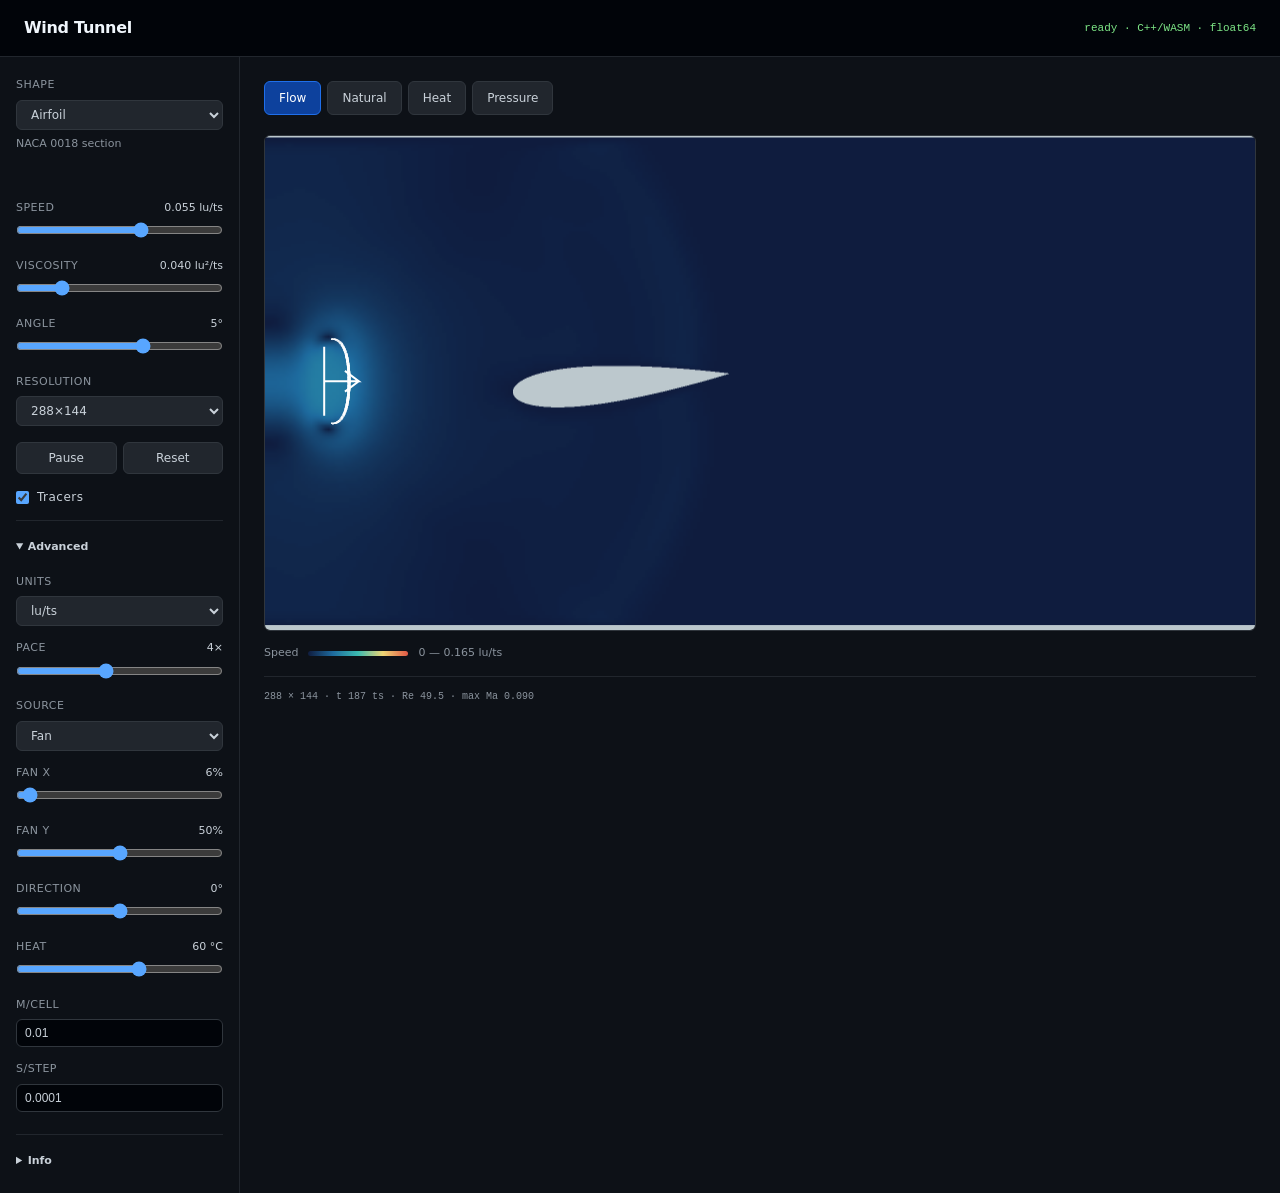
<file: index.html>
<!doctype html>
<html lang="en">
<head><meta charset="utf-8"><meta name="viewport" content="width=device-width, initial-scale=1"><title>Wind Tunnel · CFD</title><link rel="stylesheet" href="./style.css"></head>
<body>
<header><h1>Wind Tunnel</h1><span id="status" role="status">init</span></header>
<main>
<aside aria-label="Simulation controls">
<label for="shape">Shape</label><select id="shape"><option value="airfoil">Airfoil</option><option value="venturi">Venturi</option><option value="coanda">Coandă</option><option value="cylinder">Cylinder</option><option value="plate">Plate</option><option value="empty">Empty</option></select>
<p id="experiment"></p>
<label for="speed">Speed <output id="speedValue"></output></label><input id="speed" type="range" min="0" max="0.09" step="0.001" value="0.055">
<label for="viscosity">Viscosity <output id="viscosityValue"></output></label><input id="viscosity" type="range" min="0.02" max="0.12" step="0.005" value="0.04">
<label for="angle">Angle <output id="angleValue"></output></label><input id="angle" type="range" min="-20" max="20" step="1" value="5">
<label for="quality">Resolution</label><select id="quality"><option value="192">192×96</option><option value="288" selected>288×144</option><option value="384">384×192</option><option value="576">576×288</option></select>
<div class="buttons"><button id="pause" aria-pressed="false">Pause</button><button id="reset">Reset</button></div>
<label class="check"><input id="tracers" type="checkbox" checked> Tracers</label>
<details open><summary>Advanced</summary>
<label for="units">Units</label><select id="units"><option value="lattice">lu/ts</option><option value="kmh">km/h</option></select>
<label for="playback">Pace <output id="playbackValue">4×</output></label><input id="playback" type="range" min="1" max="8" step="1" value="4">
<label for="source">Source</label><select id="source"><option value="fan" selected>Fan</option><option value="tunnel">Inlet</option></select>
<label for="fanX">Fan X <output id="fanXValue"></output></label><input id="fanX" type="range" min="0.03" max="0.97" step="0.01" value="0.06">
<label for="fanY">Fan Y <output id="fanYValue"></output></label><input id="fanY" type="range" min="0.08" max="0.92" step="0.01" value="0.5">
<label for="direction">Direction <output id="directionValue"></output></label><input id="direction" type="range" min="-180" max="180" step="1" value="0">
<label for="heat">Heat <output id="heatValue"></output></label><input id="heat" type="range" min="0" max="100" step="5" value="60">
<label for="metres">m/cell</label><input id="metres" type="number" min="0.000001" max="1000" step="any" value="0.01">
<label for="seconds">s/step</label><input id="seconds" type="number" min="0.000001" max="1000" step="any" value="0.0001">
<p id="scaleNote" class="muted"></p>
</details>
<details><summary>Info</summary>
<p class="muted">D2Q9 LBM solver in C++/WASM. Float64. Worker thread. No buoyancy.</p></details>
</aside>
<section class="workspace" aria-label="Wind tunnel">
<nav aria-label="Field view"><button data-view="flow" aria-pressed="true">Flow</button><button data-view="natural" aria-pressed="false">Natural</button><button data-view="temperature" aria-pressed="false">Heat</button><button data-view="pressure" aria-pressed="false">Pressure</button></nav>
<div class="tunnel"><canvas id="canvas" tabindex="0" aria-label="2D fluid field" aria-describedby="probe">Canvas required</canvas></div>
<div class="legend"><span id="legendLabel"></span><span id="legendBar"></span><span id="legendRange"></span></div>
<div class="readouts"><span id="metrics">init</span><output id="probe"></output></div>
<p class="muted" id="viewNote"></p>
</section>
</main><script type="module" src="./src/main.js"></script>
</body></html>
</file>
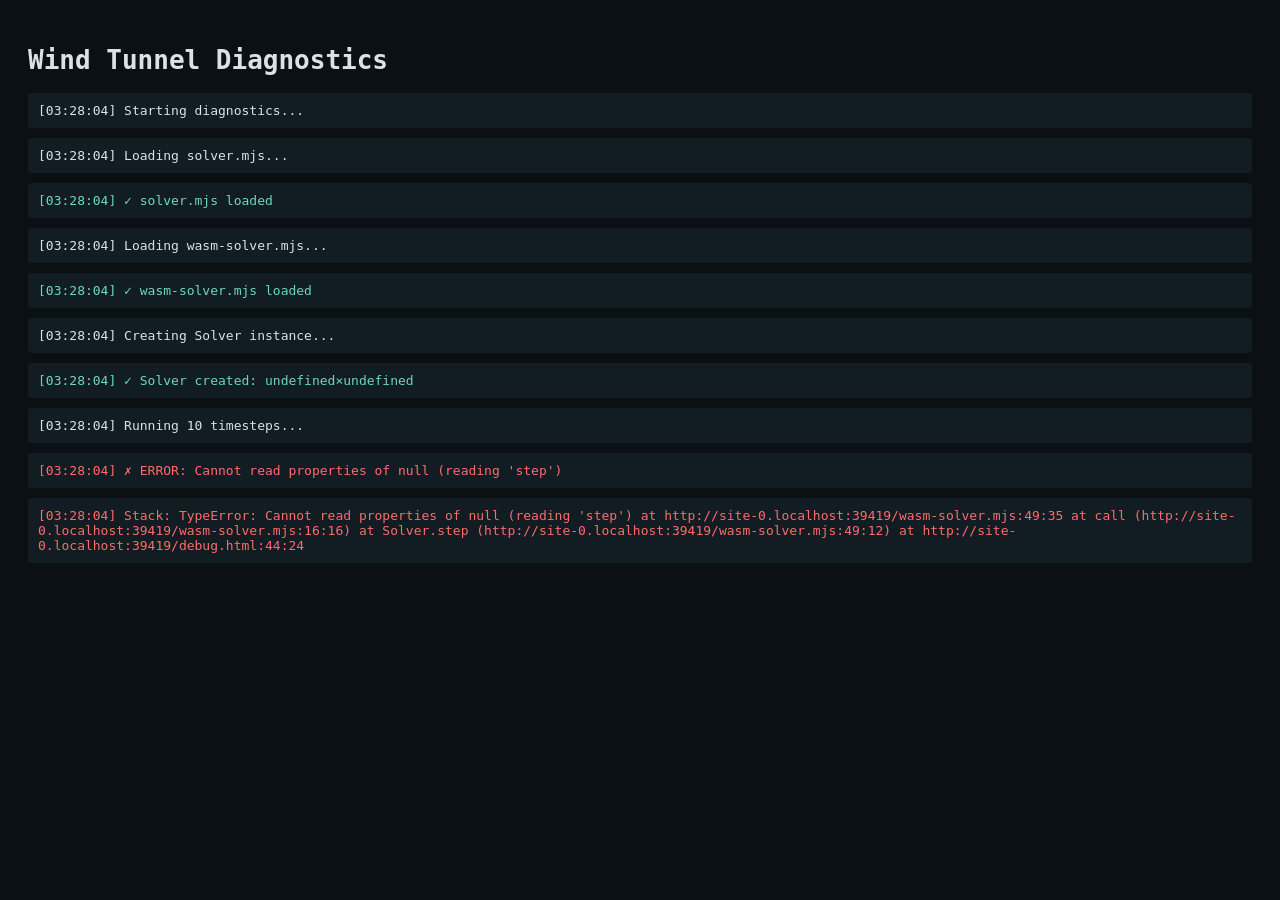
<file: debug.html>
<!DOCTYPE html>
<html>
<head>
    <meta charset="utf-8">
    <title>Wind Tunnel Debug</title>
    <style>
        body { font-family: monospace; padding: 20px; background: #0b1014; color: #d9e3e7; }
        .log { background: #121c23; padding: 10px; margin: 10px 0; border-radius: 4px; }
        .error { color: #ff6b6b; }
        .success { color: #6dd8c0; }
        .warning { color: #ffd43b; }
    </style>
</head>
<body>
    <h1>Wind Tunnel Diagnostics</h1>
    <div id="output"></div>
    <script type="module">
        const log = (msg, type = 'log') => {
            const div = document.createElement('div');
            div.className = `log ${type}`;
            div.textContent = `[${new Date().toISOString().substr(11,8)}] ${msg}`;
            document.getElementById('output').appendChild(div);
            console.log(msg);
        };

        log('Starting diagnostics...', 'log');

        try {
            log('Loading solver.mjs...', 'log');
            const { speedToKmh, bodyAt } = await import('./solver.mjs');
            log('✓ solver.mjs loaded', 'success');

            log('Loading wasm-solver.mjs...', 'log');
            const wasmModule = await import('./wasm-solver.mjs');
            log('✓ wasm-solver.mjs loaded', 'success');

            log('Creating Solver instance...', 'log');
            const { Solver } = wasmModule;
            const solver = new Solver({ width: 192, shape: 'airfoil', speed: 0.035, viscosity: 0.04, angle: 5, heat: 60, source: 'tunnel', fanX: 0.06, fanY: 0.5, direction: 0 });
            log(`✓ Solver created: ${solver.width}×${solver.height}`, 'success');

            log('Running 10 timesteps...', 'log');
            for (let i = 0; i < 10; i++) {
                solver.step();
            }
            log(`✓ Simulation running: ${solver.steps} timesteps`, 'success');

            const snapshot = solver.snapshot();
            log(`✓ Snapshot: ${snapshot.fields.length} values, max speed ${snapshot.maxSpeed.toFixed(4)}`, 'success');

            solver.dispose();
            log('✓ All systems operational!', 'success');
            log('', 'log');
            log('The app should work. If canvas is blank, check browser console for errors.', 'warning');

        } catch (error) {
            log(`✗ ERROR: ${error.message}`, 'error');
            log(`Stack: ${error.stack}`, 'error');
        }
    </script>
</body>
</html>
</file>
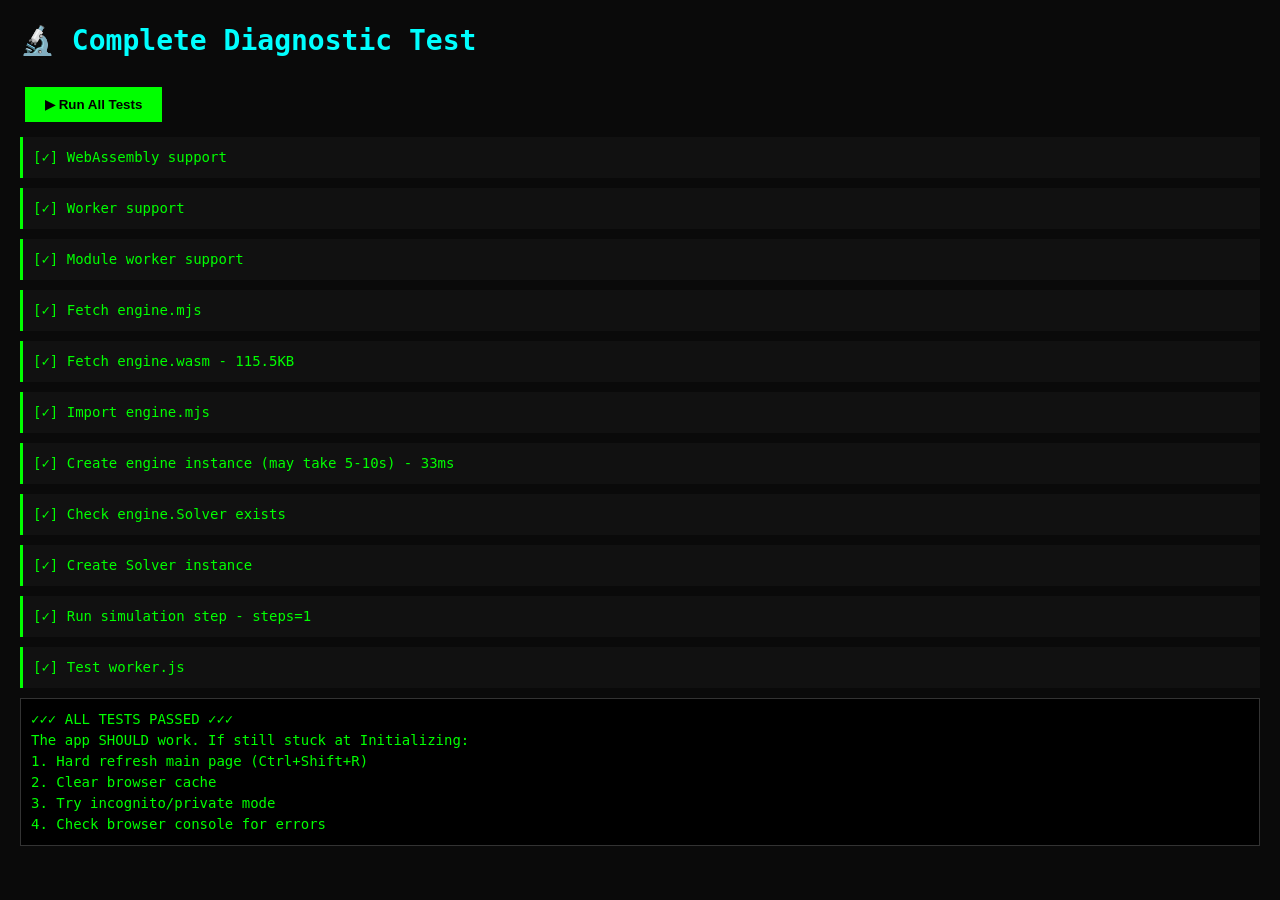
<file: diagnostic.html>
<!DOCTYPE html>
<html><head><meta charset="utf-8"><title>Full Diagnostic</title>
<style>*{margin:0;padding:0;box-sizing:border-box}
body{font:14px/1.5 monospace;padding:20px;background:#0a0a0a;color:#0f0}
h1{margin-bottom:20px;color:#0ff}
.test{background:#111;border-left:3px solid #0f0;padding:10px;margin:10px 0}
.test.fail{border-color:#f00;color:#f00}
.test.wait{border-color:#ff0;color:#ff0}
button{background:#0f0;color:#000;border:0;padding:10px 20px;margin:5px;cursor:pointer;font-weight:bold}
#log{background:#000;padding:10px;margin:10px 0;max-height:400px;overflow-y:auto;border:1px solid #333}</style>
</head><body>
<h1>🔬 Complete Diagnostic Test</h1>
<button onclick="runAll()">▶ Run All Tests</button>
<div id="tests"></div>
<div id="log"></div>
<script type="module">
const tests=document.getElementById('tests');
const logEl=document.getElementById('log');
const log=s=>{logEl.innerHTML+='<div>'+s+'</div>';console.log(s)};
const addTest=(name,status='wait')=>{
  const d=document.createElement('div');d.className='test '+status;d.id='test-'+tests.children.length;
  d.textContent='['+status.toUpperCase()+'] '+name;tests.appendChild(d);return d;
};
const pass=(d,msg)=>{d.className='test';d.textContent='[✓] '+d.textContent.split('] ')[1]+(msg?' - '+msg:'');};
const fail=(d,msg)=>{d.className='test fail';d.textContent='[✗] '+d.textContent.split('] ')[1]+' - '+msg;};

window.runAll=async()=>{
  tests.innerHTML='';logEl.innerHTML='';
  
  let t=addTest('WebAssembly support');
  if(typeof WebAssembly==='undefined'){fail(t,'Not supported');return;}
  pass(t);
  
  t=addTest('Worker support');
  if(typeof Worker==='undefined'){fail(t,'Not supported');return;}
  pass(t);
  
  t=addTest('Module worker support');
  try{const w=new Worker(new URL('./test-worker-simple.js',import.meta.url));w.terminate();pass(t);}
  catch(e){fail(t,e.message);return;}
  
  t=addTest('Fetch engine.mjs');
  try{const r=await fetch('engine.mjs',{method:'HEAD'});if(!r.ok)throw new Error('HTTP '+r.status);pass(t);}
  catch(e){fail(t,e.message);return;}
  
  t=addTest('Fetch engine.wasm');
  try{const r=await fetch('engine.wasm',{method:'HEAD'});if(!r.ok)throw new Error('HTTP '+r.status);
  const size=(r.headers.get('content-length')/1024).toFixed(1)+'KB';pass(t,size);}
  catch(e){fail(t,e.message);return;}
  
  t=addTest('Import engine.mjs');
  let createEngine;
  try{createEngine=(await import('./engine.mjs?t='+Date.now())).default;pass(t);}
  catch(e){fail(t,e.message);log('Stack: '+e.stack);return;}
  
  t=addTest('Create engine instance (may take 5-10s)');
  let engine;
  try{
    const start=Date.now();
    engine=await Promise.race([
      createEngine(),
      new Promise((_,rej)=>setTimeout(()=>rej(new Error('Timeout after 30s')),30000))
    ]);
    pass(t,(Date.now()-start)+'ms');
  }catch(e){fail(t,e.message);return;}
  
  t=addTest('Check engine.Solver exists');
  if(!engine.Solver){fail(t,'Solver not found');return;}
  pass(t);
  
  t=addTest('Create Solver instance');
  let solver;
  try{
    solver=new engine.Solver({width:192,shape:0,source:0,speed:0.035,viscosity:0.04,angle:5,heat:60,fanX:0.06,fanY:0.5,direction:0});
    pass(t);
  }catch(e){fail(t,e.message);return;}
  
  t=addTest('Run simulation step');
  try{solver.step();pass(t,'steps='+solver.steps);}
  catch(e){fail(t,e.message);return;}
  
  t=addTest('Test worker.js');
  try{
    const w=new Worker(new URL('./worker.js',import.meta.url),{type:'module'});
    await new Promise((res,rej)=>{
      const timeout=setTimeout(()=>rej(new Error('Worker timeout after 10s')),10000);
      w.onerror=(e)=>{clearTimeout(timeout);rej(e);};
      w.onmessage=({data})=>{
        if(data.type==='ready'){clearTimeout(timeout);w.terminate();res();}
        else if(data.type==='error'){clearTimeout(timeout);rej(new Error(data.message));}
      };
      w.postMessage({type:'init',id:1,config:{width:192,shape:'airfoil',speed:0.035,viscosity:0.04,angle:5,heat:60,source:'tunnel',fanX:0.06,fanY:0.5,direction:0}});
    });
    pass(t);
  }catch(e){fail(t,e.message);log('Worker failed: '+e.stack);return;}
  
  log('\n✓✓✓ ALL TESTS PASSED ✓✓✓\n');
  log('The app SHOULD work. If still stuck at Initializing:');
  log('1. Hard refresh main page (Ctrl+Shift+R)');
  log('2. Clear browser cache');
  log('3. Try incognito/private mode');
  log('4. Check browser console for errors');
};

setTimeout(runAll,500);
</script></body></html>
</file>
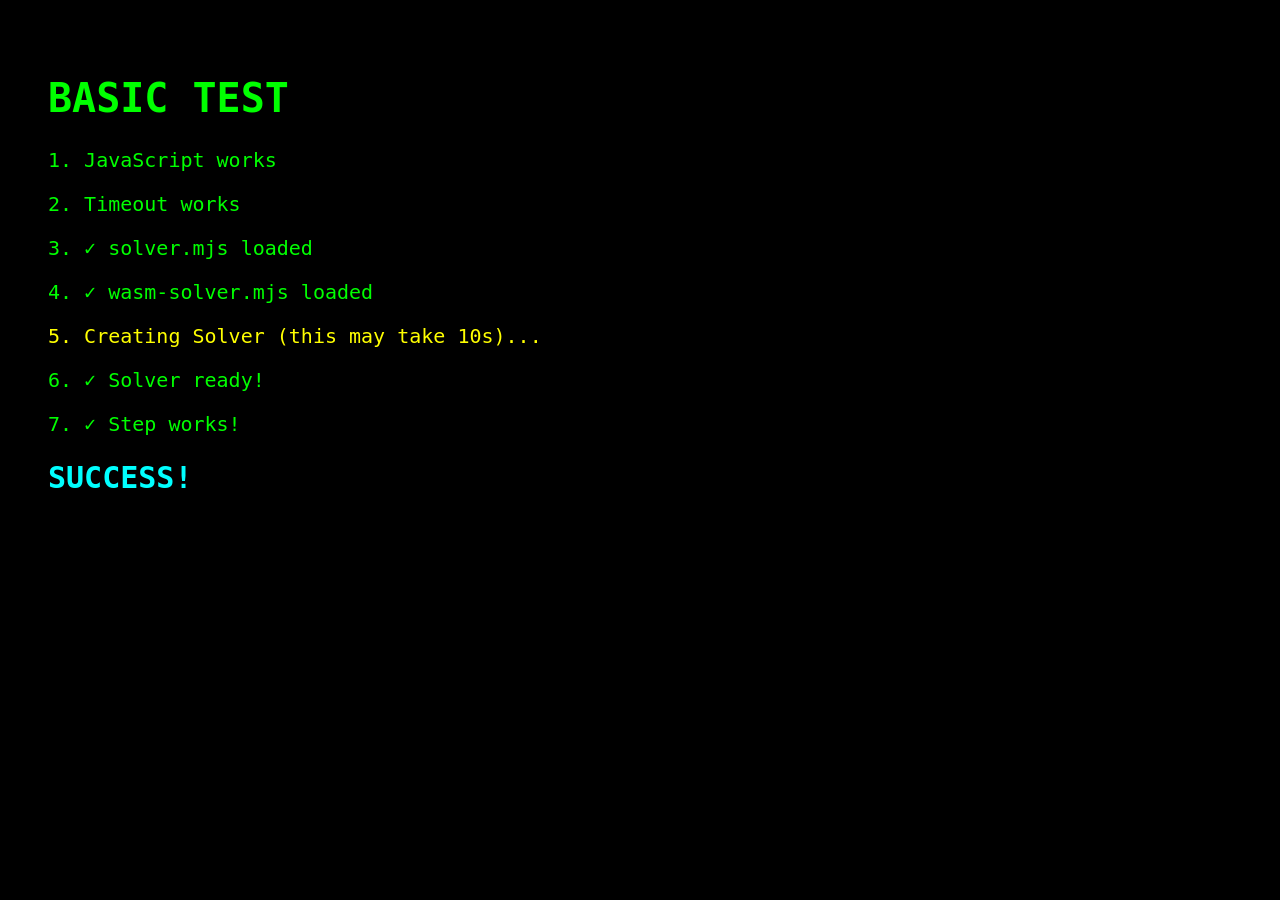
<file: simple-test.html>
<!DOCTYPE html>
<html><head><meta charset="utf-8"><title>Simple Test</title></head>
<body style="background:#000;color:#0f0;font:20px monospace;padding:40px">
<h1>BASIC TEST</h1>
<div id="out">Loading...</div>
<script>
const out=document.getElementById('out');
out.innerHTML='<p>1. JavaScript works</p>';
console.log('1. JavaScript works');

setTimeout(()=>{
  out.innerHTML+='<p>2. Timeout works</p>';
  console.log('2. Timeout works');
  
  import('./solver.mjs').then(()=>{
    out.innerHTML+='<p style="color:#0f0">3. ✓ solver.mjs loaded</p>';
    console.log('3. solver.mjs loaded');
    
    import('./wasm-solver.mjs').then(mod=>{
      out.innerHTML+='<p style="color:#0f0">4. ✓ wasm-solver.mjs loaded</p>';
      console.log('4. wasm-solver.mjs loaded');
      
      out.innerHTML+='<p style="color:#ff0">5. Creating Solver (this may take 10s)...</p>';
      console.log('5. Creating Solver...');
      const s=new mod.Solver({width:192,shape:'airfoil',speed:0.035,viscosity:0.04,angle:5,heat:60,source:'tunnel',fanX:0.06,fanY:0.5,direction:0});
      
      s.ready.then(()=>{
        out.innerHTML+='<p style="color:#0f0">6. ✓ Solver ready!</p>';
        console.log('6. Solver ready!');
        s.step();
        out.innerHTML+='<p style="color:#0f0">7. ✓ Step works!</p>';
        console.log('7. Step works!');
        out.innerHTML+='<h2 style="color:#0ff">SUCCESS!</h2>';
      }).catch(e=>{
        out.innerHTML+='<p style="color:#f00">ERROR in ready: '+e.message+'</p>';
        console.error('ERROR in ready:',e);
      });
      
    }).catch(e=>{
      out.innerHTML+='<p style="color:#f00">ERROR loading wasm-solver: '+e.message+'</p>';
      console.error('ERROR loading wasm-solver:',e);
    });
    
  }).catch(e=>{
    out.innerHTML+='<p style="color:#f00">ERROR loading solver: '+e.message+'</p>';
    console.error('ERROR loading solver:',e);
  });
  
},100);
</script>
</body></html>
</file>
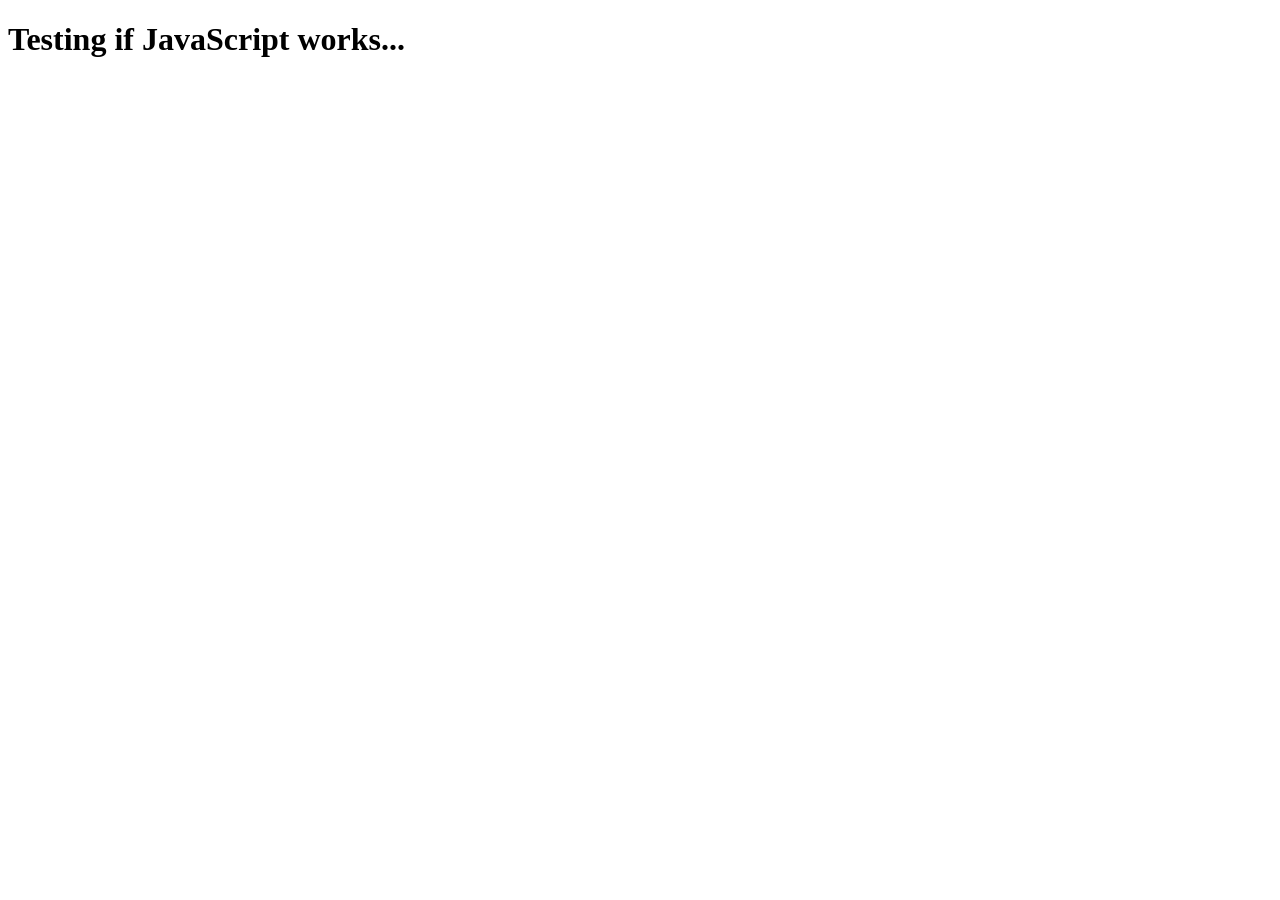
<file: test-console.html>
<!DOCTYPE html>
<html><head><meta charset="utf-8"><title>Console Test</title></head><body>
<h1>Testing if JavaScript works...</h1>
<script type="module">
console.log('1. Main script loaded');
try{
  console.log('2. Importing solver.mjs...');
  const {bodyAt,speedToKmh}=await import('./solver.mjs');
  console.log('3. solver.mjs OK');
  console.log('4. Importing wasm-solver.mjs...');
  const mod=await import('./wasm-solver.mjs');
  console.log('5. wasm-solver.mjs OK');
  console.log('6. Creating Solver...');
  const s=new mod.Solver({width:192,shape:'airfoil',speed:0.035,viscosity:0.04,angle:5,heat:60,source:'tunnel',fanX:0.06,fanY:0.5,direction:0});
  console.log('7. Waiting for ready...');
  await s.ready;
  console.log('8. Solver ready!',s.width,'x',s.height);
  s.step();
  console.log('9. Step OK, steps:',s.steps);
  console.log('SUCCESS - Everything works!');
}catch(e){console.error('ERROR:',e.message,e.stack);}
</script>
</body></html>
</file>
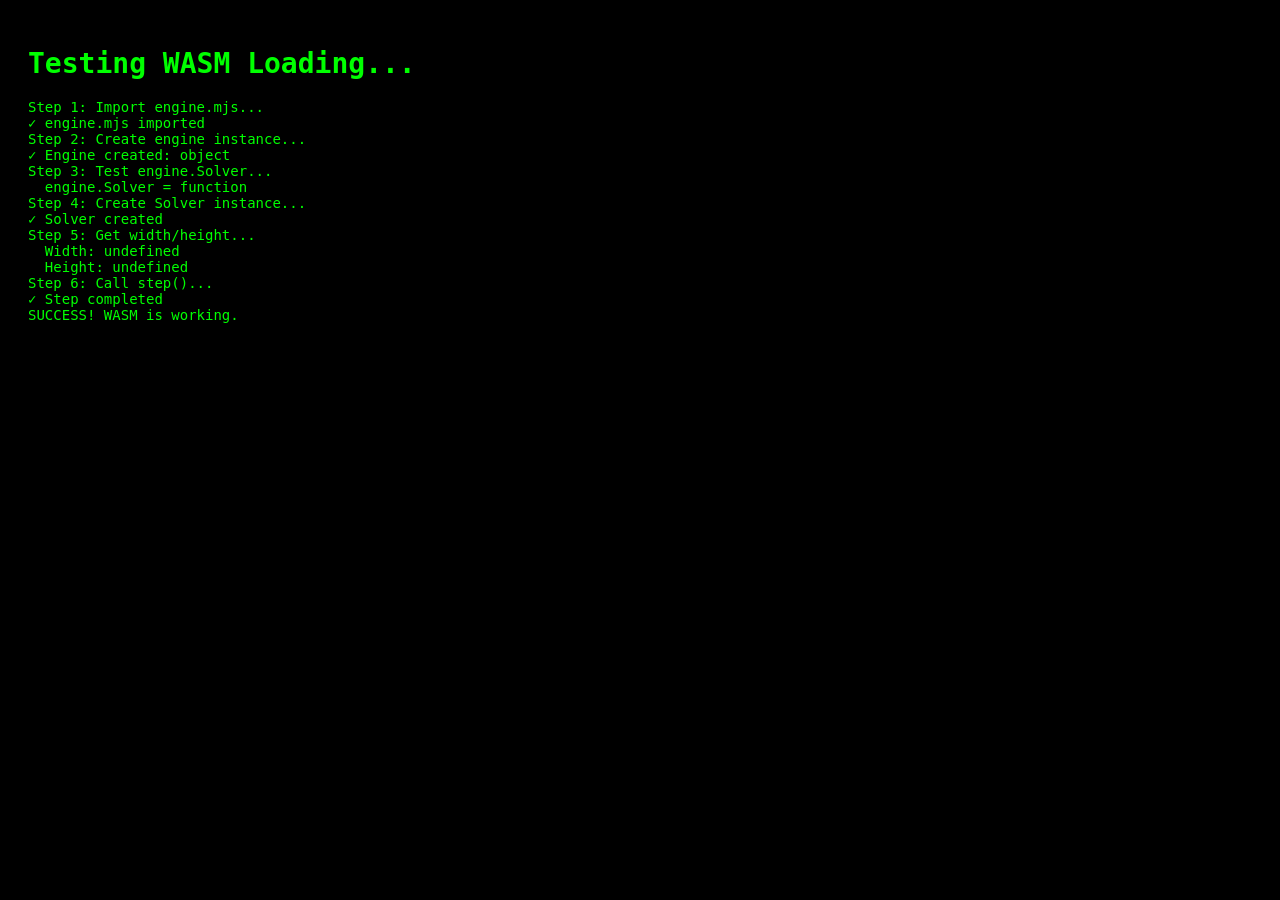
<file: test-wasm.html>
<!DOCTYPE html>
<html><head><meta charset="utf-8"><title>WASM Test</title>
<style>body{font:14px monospace;padding:20px;background:#000;color:#0f0}</style>
</head><body><h1>Testing WASM Loading...</h1><pre id="out"></pre><script type="module">
const log=s=>{document.getElementById('out').textContent+=s+'\n';console.log(s)};
log('Step 1: Import engine.mjs...');
try{
  const createEngine=await import('./engine.mjs');
  log('✓ engine.mjs imported');
  log('Step 2: Create engine instance...');
  const engine=await createEngine.default();
  log('✓ Engine created: '+typeof engine);
  log('Step 3: Test engine.Solver...');
  log('  engine.Solver = '+typeof engine.Solver);
  if(engine.Solver){
    log('Step 4: Create Solver instance...');
    const solver=new engine.Solver({width:192,shape:0,source:0,speed:0.035,viscosity:0.04,angle:5,heat:60,fanX:0.06,fanY:0.5,direction:0});
    log('✓ Solver created');
    log('Step 5: Get width/height...');
    log('  Width: '+solver.width);
    log('  Height: '+solver.height);
    log('Step 6: Call step()...');
    solver.step();
    log('✓ Step completed');
    log('SUCCESS! WASM is working.');
  }else{log('ERROR: engine.Solver not found');}
}catch(e){log('ERROR: '+e.message);log(e.stack);}
</script></body></html>
</file>
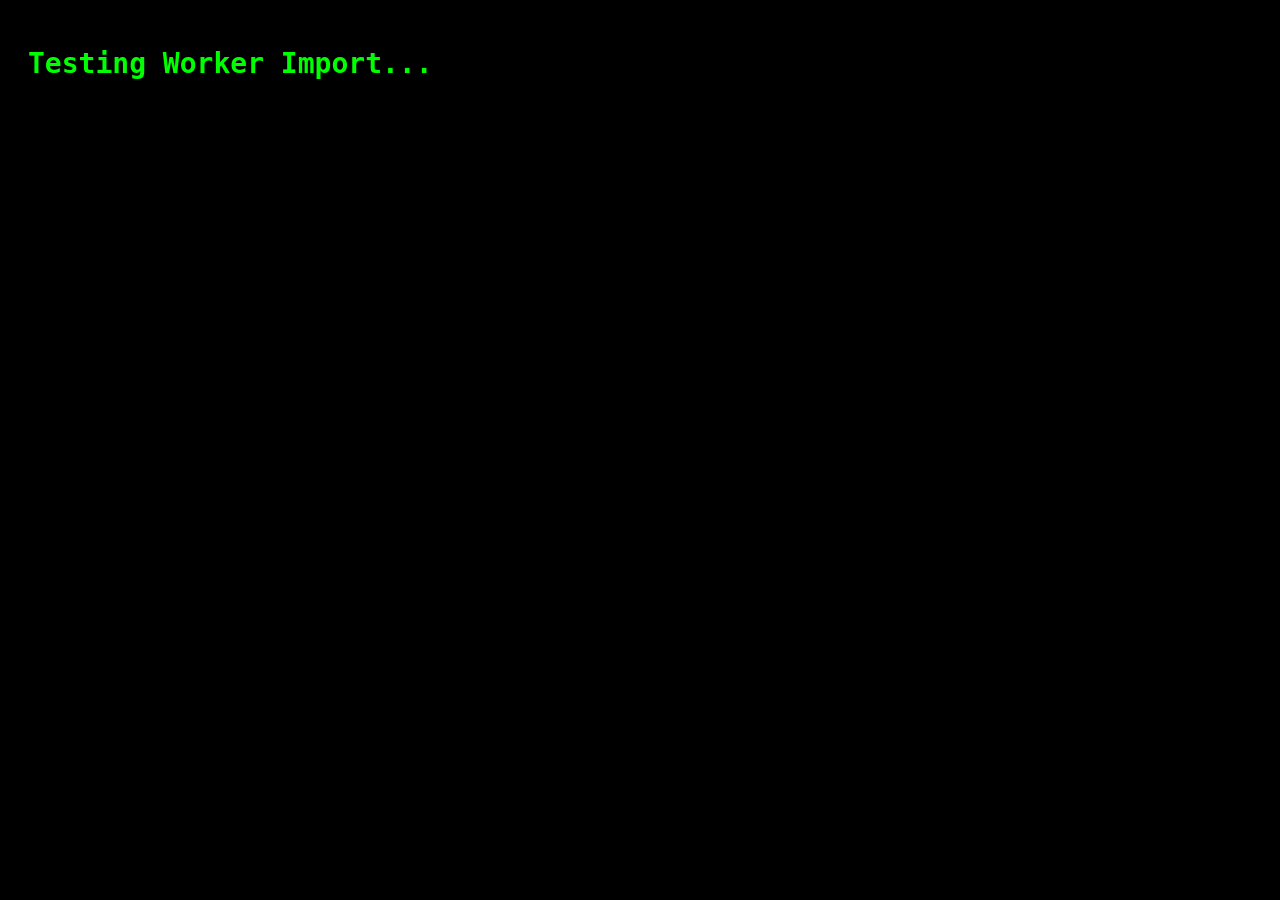
<file: test-worker-import.html>
<!DOCTYPE html>
<html><head><meta charset="utf-8"><title>Worker Import Test</title>
<style>body{font:14px monospace;padding:20px;background:#000;color:#0f0}</style>
</head><body><h1>Testing Worker Import...</h1><pre id="out"></pre><script>
const log=s=>{document.getElementById('out').textContent+=s+'\n';console.log(s)};

log('Test 1: Simple worker (no imports)');
try{
  const w1=new Worker('worker-test-simple.js');
  w1.onmessage=({data})=>{log('✓ Simple worker: '+data.message);w1.terminate();};
  w1.onerror=(e)=>{log('✗ Simple worker error: '+e.message);};
  setTimeout(()=>log('...waiting for simple worker...'),100);
}catch(e){log('✗ Simple worker failed: '+e.message);}

setTimeout(()=>{
  log('\nTest 2: Module worker (with imports)');
  try{
    const w2=new Worker(new URL('./worker.js',import.meta.url),{type:'module'});
    w2.onmessage=({data})=>{log('✓ Worker message: type='+data.type);if(data.type==='ready')w2.terminate();};
    w2.onerror=(e)=>{log('✗ Worker error: '+e.message+' at '+e.filename+':'+e.lineno);};
    setTimeout(()=>{
      log('Sending init to worker...');
      w2.postMessage({type:'init',id:1,config:{width:192,shape:'airfoil',speed:0.035,viscosity:0.04,angle:5,heat:60,source:'tunnel',fanX:0.06,fanY:0.5,direction:0}});
    },1000);
    setTimeout(()=>log('⚠ If stuck here, worker is hanging on WASM load'),5000);
  }catch(e){log('✗ Module worker failed: '+e.message);}
},2000);
</script></body></html>
</file>
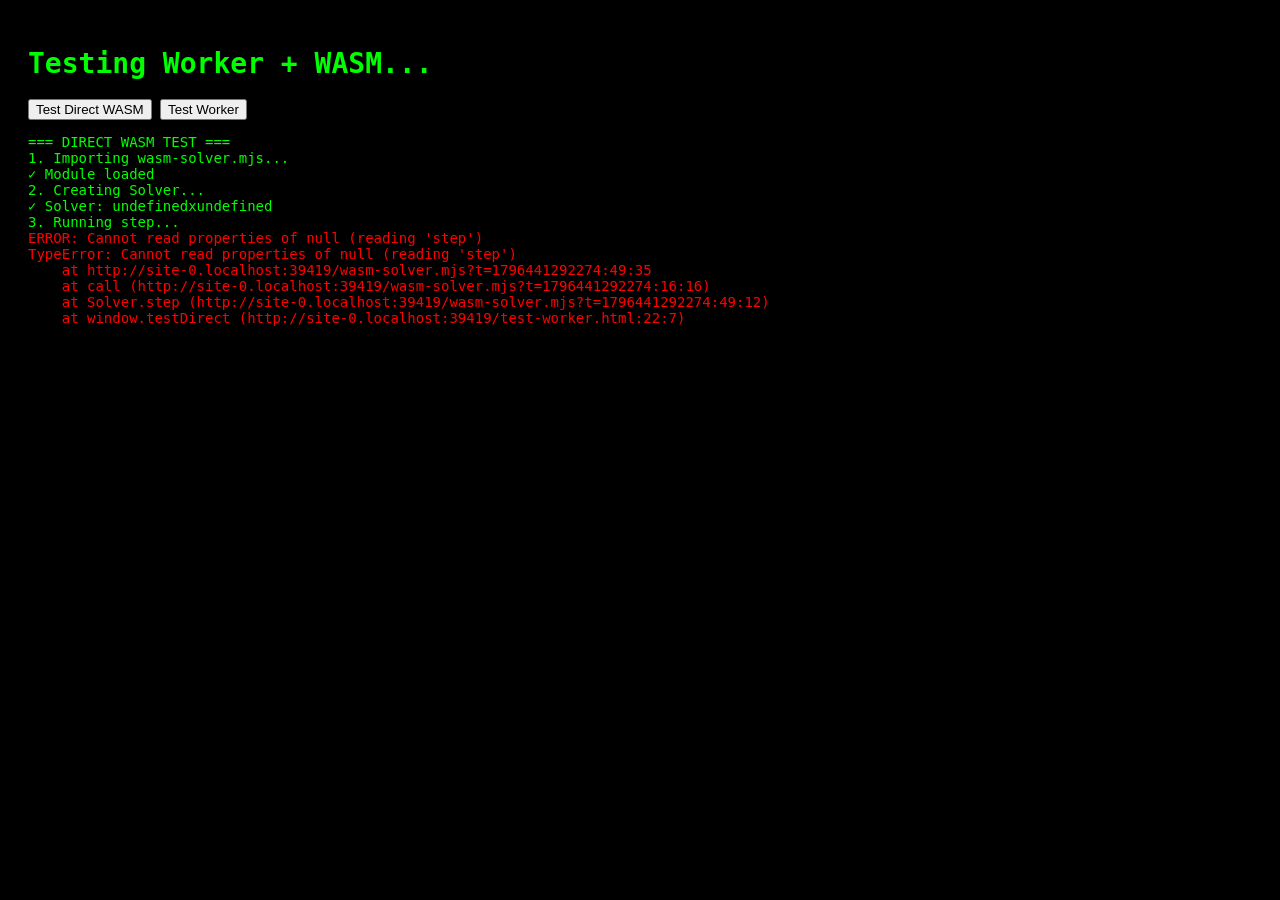
<file: test-worker.html>
<!DOCTYPE html>
<html><head><meta charset="utf-8"><title>Worker Test</title>
<style>body{font:14px monospace;padding:20px;background:#000;color:#0f0}
.error{color:#f00}.warn{color:#ff0}</style>
</head><body><h1>Testing Worker + WASM...</h1>
<button onclick="testDirect()">Test Direct WASM</button>
<button onclick="testWorker()">Test Worker</button>
<pre id="out"></pre><script type="module">
const log=(s,c='')=>{const p=document.createElement('div');p.className=c;p.textContent=s;document.getElementById('out').appendChild(p);console.log(s)};

window.testDirect=async()=>{
  document.getElementById('out').innerHTML='';
  log('=== DIRECT WASM TEST ===');
  try{
    log('1. Importing wasm-solver.mjs...');
    const mod=await import('./wasm-solver.mjs?t='+Date.now());
    log('✓ Module loaded');
    log('2. Creating Solver...');
    const s=new mod.Solver({width:192,shape:'airfoil',speed:0.035,viscosity:0.04,angle:5,heat:60,source:'tunnel',fanX:0.06,fanY:0.5,direction:0});
    log('✓ Solver: '+s.width+'x'+s.height);
    log('3. Running step...');
    s.step();
    log('✓ Steps: '+s.steps);
    log('SUCCESS! Direct WASM works.','');
    s.dispose();
  }catch(e){log('ERROR: '+e.message,'error');log(e.stack,'error');}
};

window.testWorker=()=>{
  document.getElementById('out').innerHTML='';
  log('=== WORKER TEST ===');
  try{
    log('1. Creating Worker...');
    const w=new Worker(new URL('./worker.js',import.meta.url),{type:'module'});
    log('✓ Worker created');
    
    w.onerror=(e)=>{log('Worker error: '+e.message,'error');};
    w.onmessage=({data})=>{
      log('Worker message: '+JSON.stringify(data).substr(0,200));
      if(data.type==='ready'){log('✓ Worker is READY!','');}
      else if(data.type==='error'){log('Worker error: '+data.message,'error');}
      else if(data.type==='frame'){log('✓ Got frame! Steps: '+data.steps,'');}
    };
    
    log('2. Sending init message...');
    w.postMessage({type:'init',id:1,config:{width:192,shape:'airfoil',speed:0.035,viscosity:0.04,angle:5,heat:60,source:'tunnel',fanX:0.06,fanY:0.5,direction:0}});
    log('Waiting for worker response...');
  }catch(e){log('ERROR: '+e.message,'error');log(e.stack,'error');}
};

// Auto-test direct on load
setTimeout(testDirect,100);
</script></body></html>
</file>
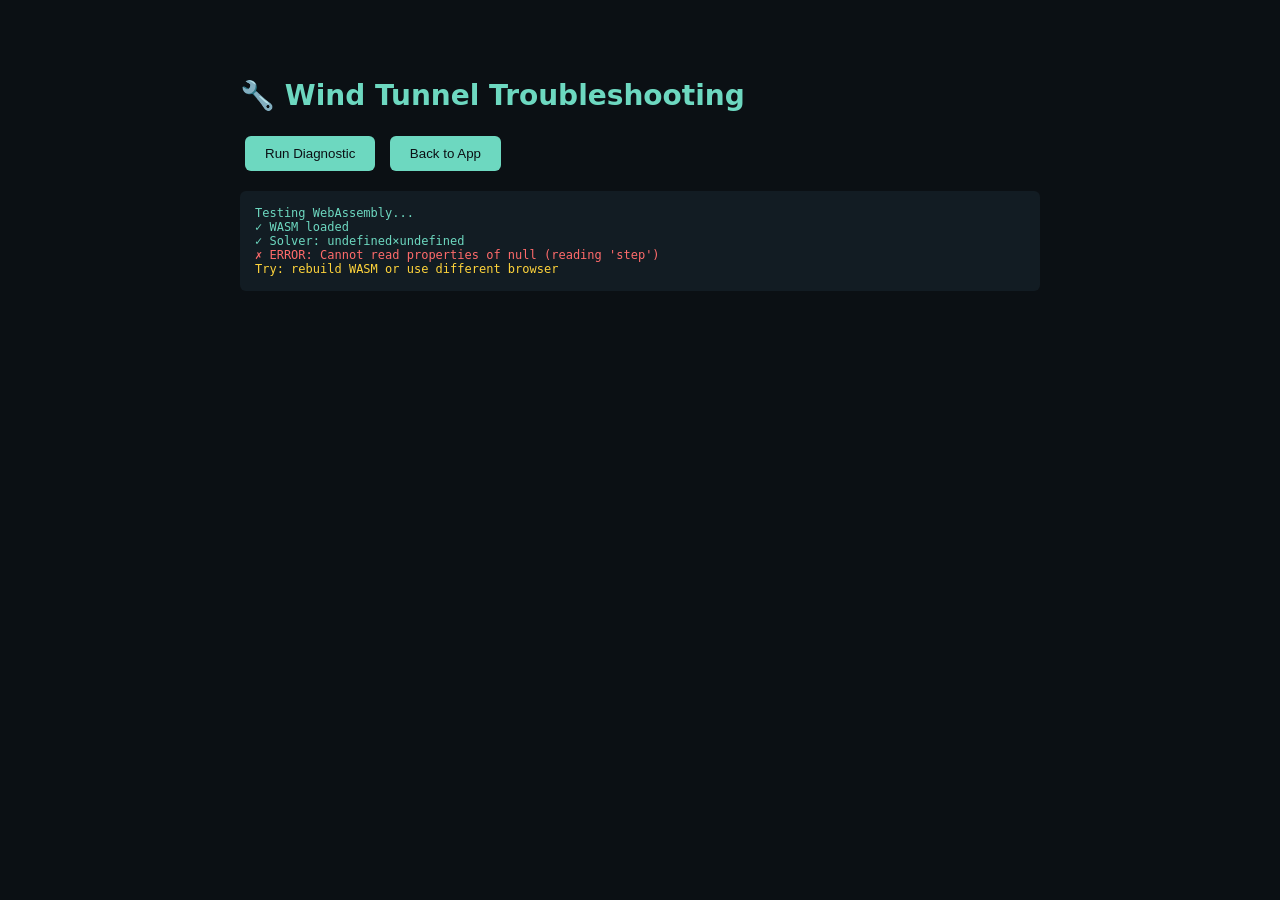
<file: troubleshoot.html>
<!DOCTYPE html>
<html><head><meta charset="utf-8"><title>Troubleshoot</title>
<style>body{font:14px system-ui;max-width:800px;margin:40px auto;padding:20px;background:#0b1014;color:#d9e3e7}
h1{color:#6dd8c0}button{background:#6dd8c0;color:#0b1014;border:0;padding:10px 20px;border-radius:6px;cursor:pointer;margin:5px}
#log{font:12px monospace;background:#121c23;padding:15px;border-radius:6px;margin:15px 0;max-height:400px;overflow-y:auto}</style>
</head><body>
<h1>🔧 Wind Tunnel Troubleshooting</h1>
<button onclick="test()">Run Diagnostic</button>
<button onclick="location.href='/'">Back to App</button>
<div id="log"></div>
<script>
const log=document.getElementById('log'),append=(m,c='#a8bac4')=>{log.innerHTML+=`<div style="color:${c}">${m}</div>`;log.scrollTop=log.scrollHeight};
async function test(){log.innerHTML='';append('Testing WebAssembly...','#6dd8c0');
try{const{Solver}=await import('./wasm-solver.mjs');append('✓ WASM loaded','#6dd8c0');
const s=new Solver({width:192,shape:'airfoil',speed:0.035,viscosity:0.04,angle:5,heat:60,source:'tunnel',fanX:0.06,fanY:0.5,direction:0});
append(`✓ Solver: ${s.width}×${s.height}`,'#6dd8c0');for(let i=0;i<5;i++)s.step();
const snap=s.snapshot();append(`✓ Running: ${s.steps} steps, speed ${snap.maxSpeed.toFixed(4)}`,'#6dd8c0');
s.dispose();append('✓ ALL TESTS PASSED','#6dd8c0');append('App should work! Refresh main page.','#ffd43b');}
catch(e){append(`✗ ERROR: ${e.message}`,'#ff6b6b');append('Try: rebuild WASM or use different browser','#ffd43b');}}
window.onload=()=>setTimeout(test,500);
</script></body></html>
</file>
<file: style.css>
:root { color-scheme: dark; font: 13px/1.5 ui-sans-serif, system-ui, sans-serif; color: #c9d1d9; background: #0d1117; accent-color: #58a6ff; }
* { box-sizing: border-box; margin: 0; padding: 0; }
body { margin: 0; }
header { padding: 16px 24px; border-bottom: 1px solid #21262d; display: flex; align-items: center; justify-content: space-between; gap: 16px; background: #010409; }
h1 { font-size: 16px; font-weight: 600; letter-spacing: -.3px; color: #f0f6fc; }
#status { color: #7ee787; font-size: 11px; font-family: ui-monospace, monospace; }
main { display: grid; grid-template-columns: 240px minmax(0, 1fr); min-height: calc(100vh - 50px); }
aside { padding: 20px 16px; border-right: 1px solid #21262d; background: #0d1117; overflow-y: auto; }
label { display: block; margin: 14px 0 6px; font-size: 11px; color: #8b949e; font-weight: 500; text-transform: uppercase; letter-spacing: .5px; }
label:first-child { margin-top: 0; }
output { font-variant-numeric: tabular-nums; }
label output { float: right; color: #c9d1d9; font-weight: 400; text-transform: none; letter-spacing: 0; }
input[type=number] { width: 100%; background: #010409; color: #c9d1d9; border: 1px solid #30363d; border-radius: 6px; padding: 6px 8px; font-size: 12px; }
input[type=number]:focus { outline: none; border-color: #58a6ff; }
select, button { font: inherit; border: 1px solid #30363d; border-radius: 6px; background: #21262d; color: #c9d1d9; padding: 6px 10px; font-size: 12px; }
select, input[type=range] { width: 100%; }
button, summary, select { cursor: pointer; }
button:hover { background: #30363d; border-color: #8b949e; }
button[aria-pressed=true] { background: #0d419d; border-color: #1f6feb; color: #ffffff; }
:focus-visible { outline: 2px solid #58a6ff; outline-offset: 2px; }
input:disabled { opacity: .4; }
.buttons { display: flex; gap: 6px; margin-top: 16px; }
.buttons button { flex: 1; }
.check { display: flex; align-items: center; gap: 8px; margin-top: 14px; font-size: 12px; text-transform: none; color: #c9d1d9; font-weight: 400; }
p { font-size: 11px; line-height: 1.5; }
#experiment { min-height: 50px; color: #8b949e; margin-top: 6px; }
.muted { color: #6e7681; }
details { font-size: 11px; border-top: 1px solid #21262d; padding-top: 14px; margin-top: 14px; }
details[open] { padding-bottom: 8px; }
summary { font-weight: 600; color: #c9d1d9; padding: 4px 0; }
code { font-size: 10px; color: #79c0ff; }
.workspace { padding: 24px; align-self: start; min-width: 0; }
nav { display: flex; gap: 6px; flex-wrap: wrap; margin-bottom: 20px; }
nav button { padding: 7px 14px; }
.tunnel { width: 100%; aspect-ratio: 2; border: 1px solid #30363d; background: #010409; overflow: hidden; border-radius: 6px; }
canvas { display: block; width: 100%; height: 100%; }
.legend { display: flex; align-items: center; gap: 10px; margin: 14px 0; font-size: 11px; color: #8b949e; flex-wrap: wrap; }
#legendBar { width: 100px; height: 5px; border-radius: 3px; }
.readouts { display: flex; justify-content: space-between; flex-wrap: wrap; gap: 10px; border-top: 1px solid #21262d; padding-top: 12px; font: 10px/1.6 ui-monospace, monospace; color: #8b949e; }
#probe { flex: 1; text-align: right; }
@media (max-width: 780px) { 
  header { padding: 12px 16px; } 
  main { display: flex; flex-direction: column; } 
  .workspace { order: -1; padding: 16px; width: 100%; } 
  aside { border-right: 0; border-top: 1px solid #21262d; padding: 16px; } 
  #experiment { min-height: 0; } 
  nav { margin-bottom: 14px; } 
}
</file>
